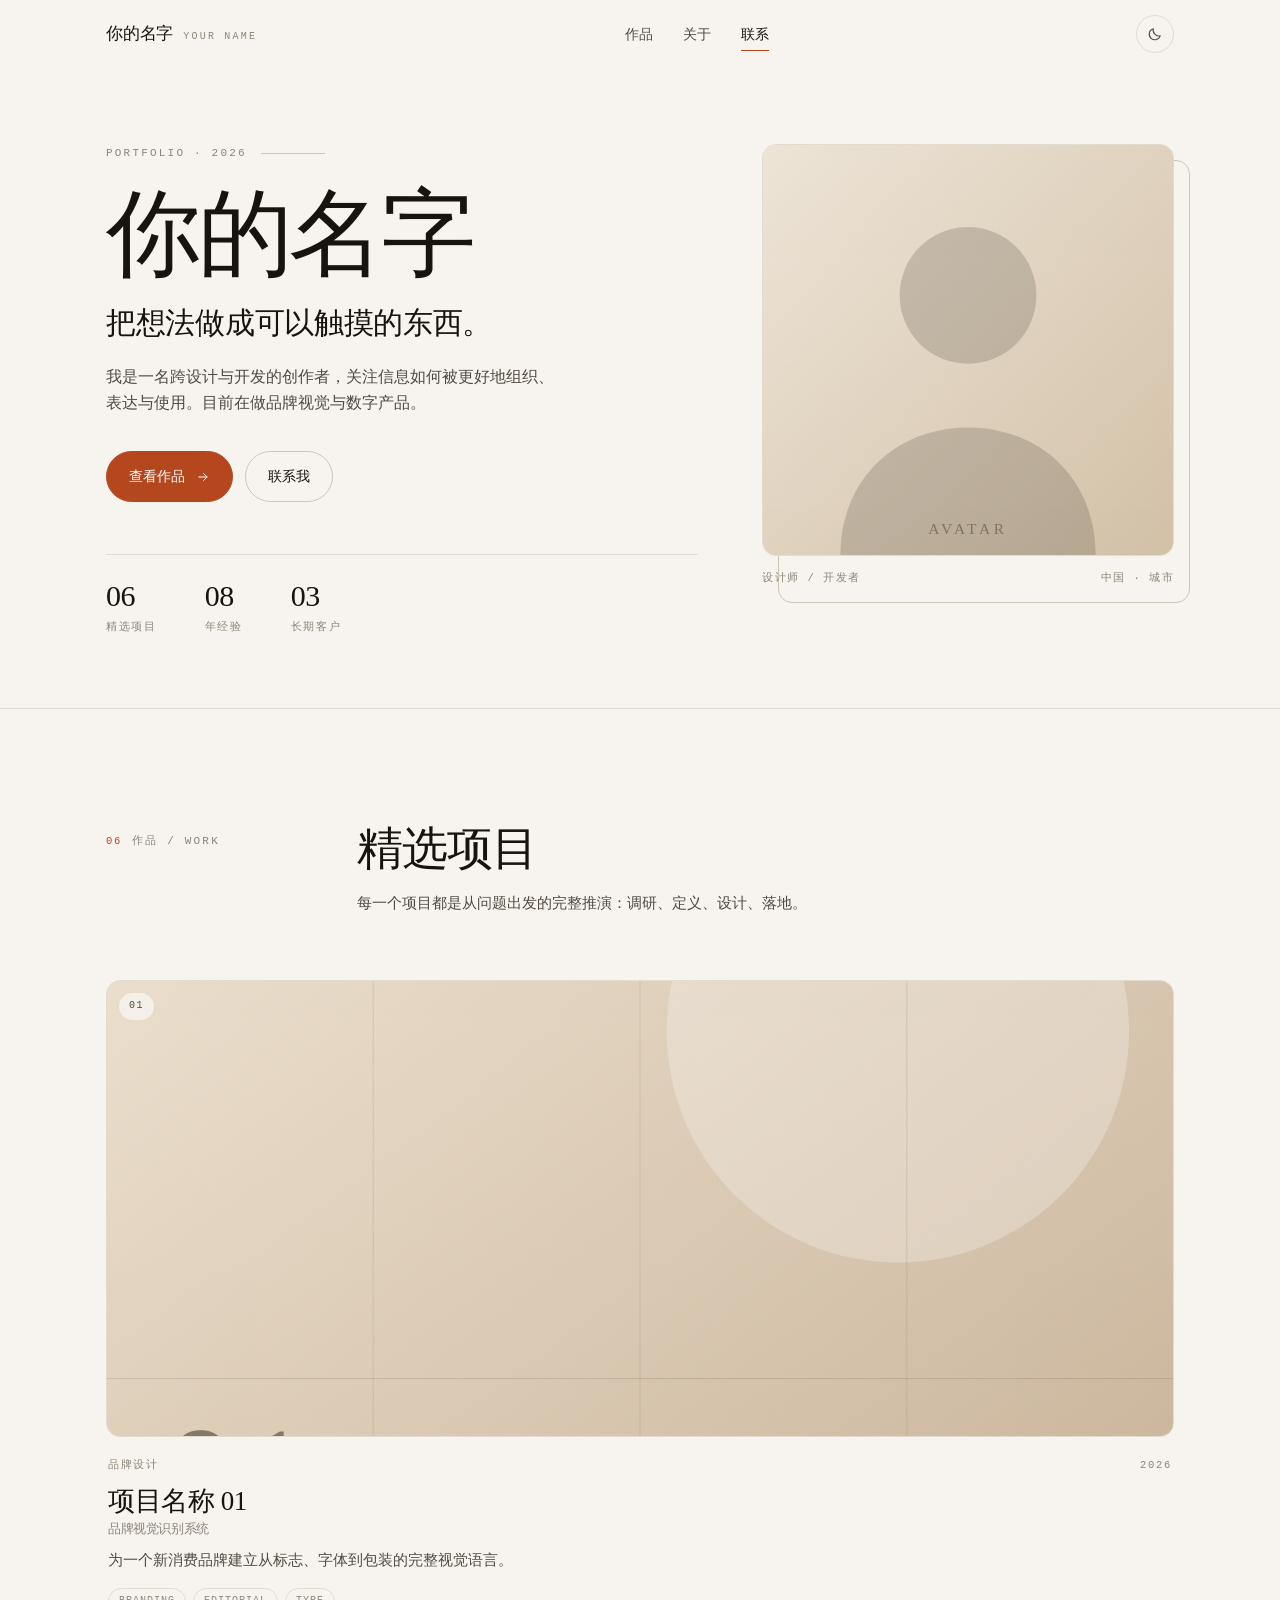
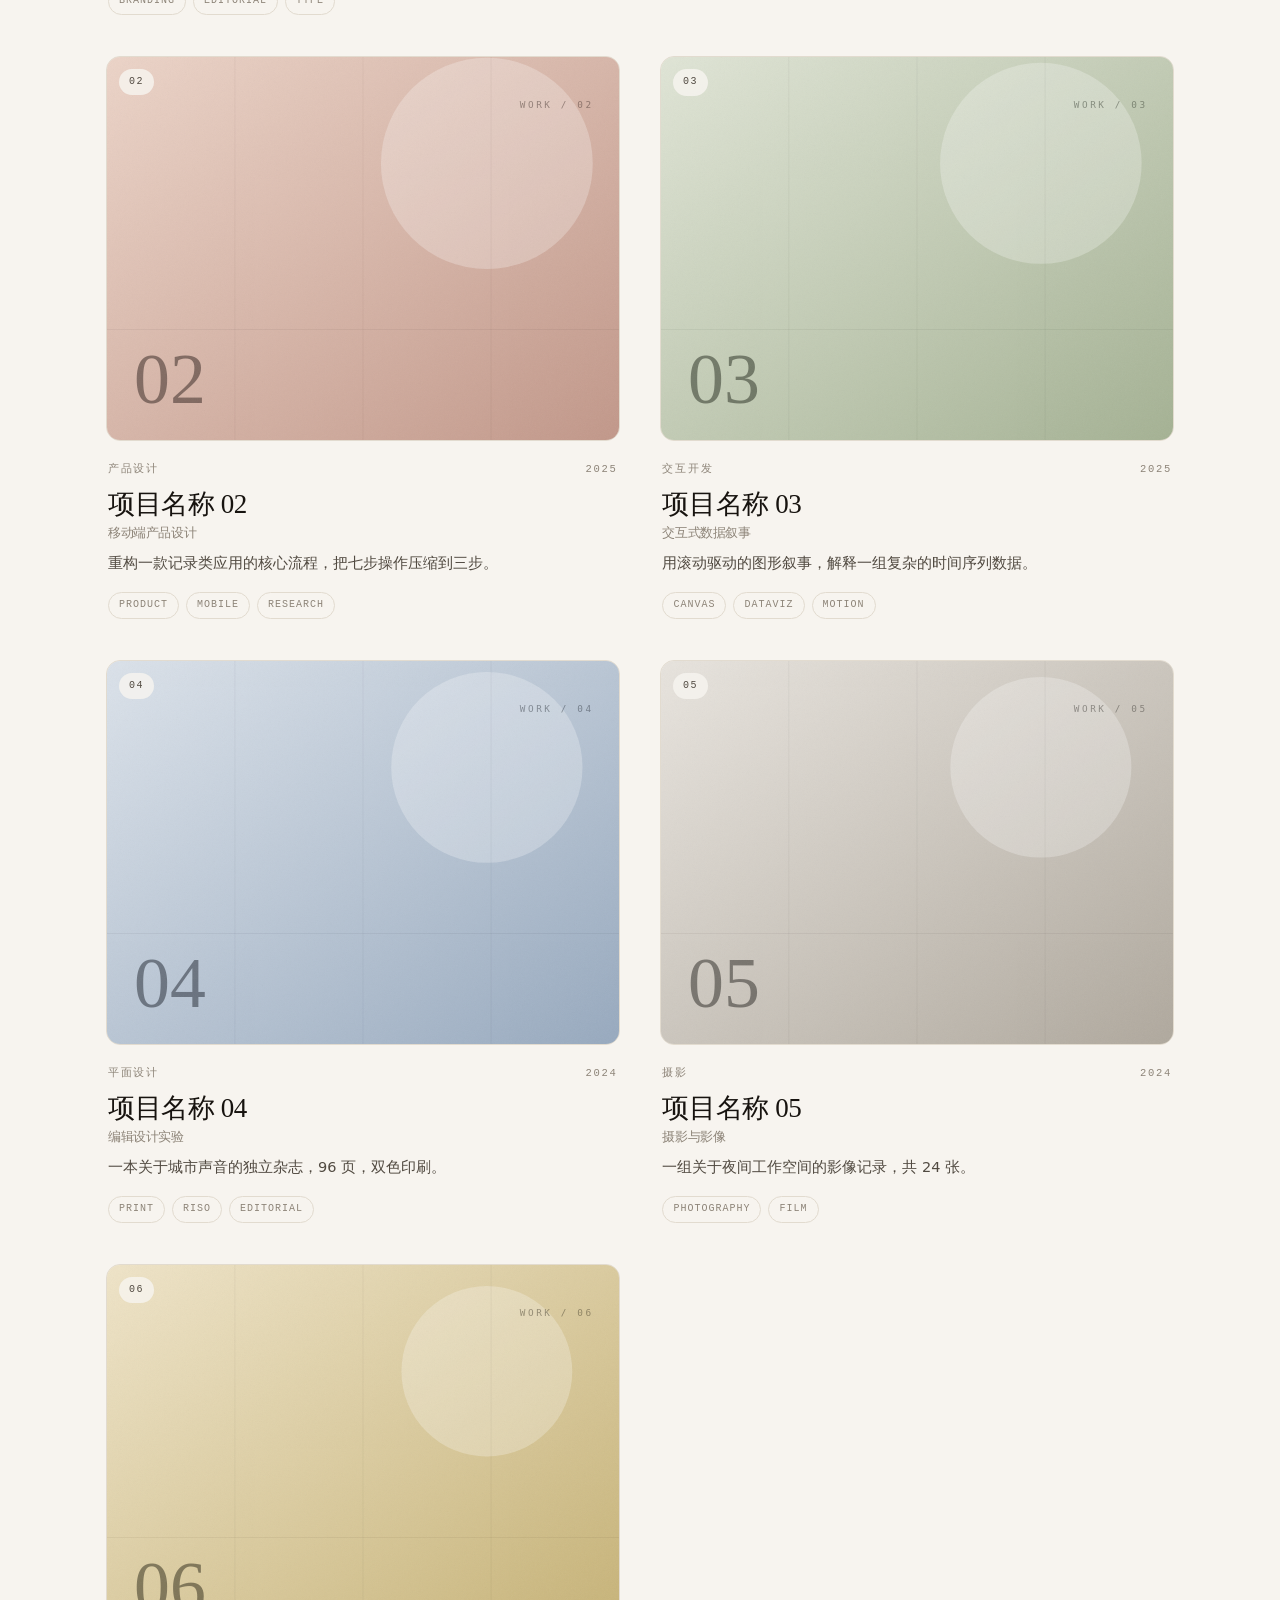
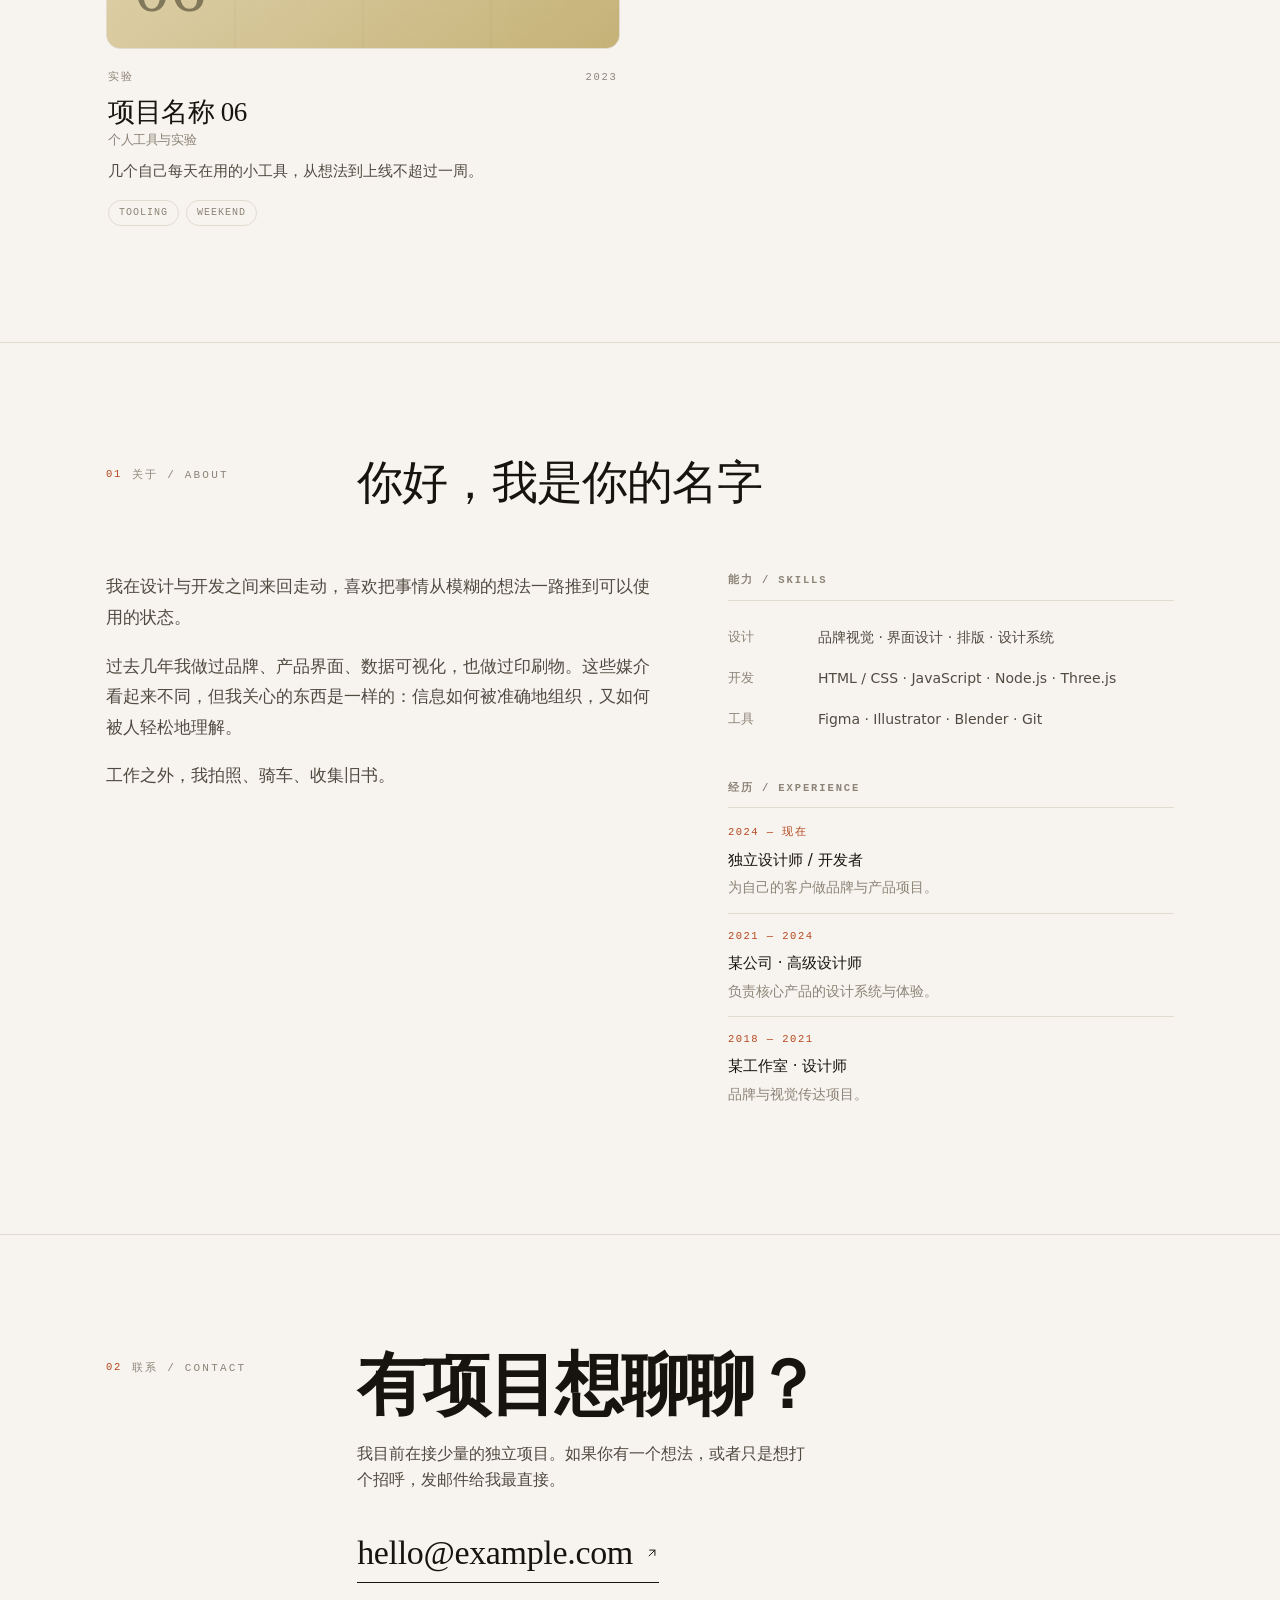
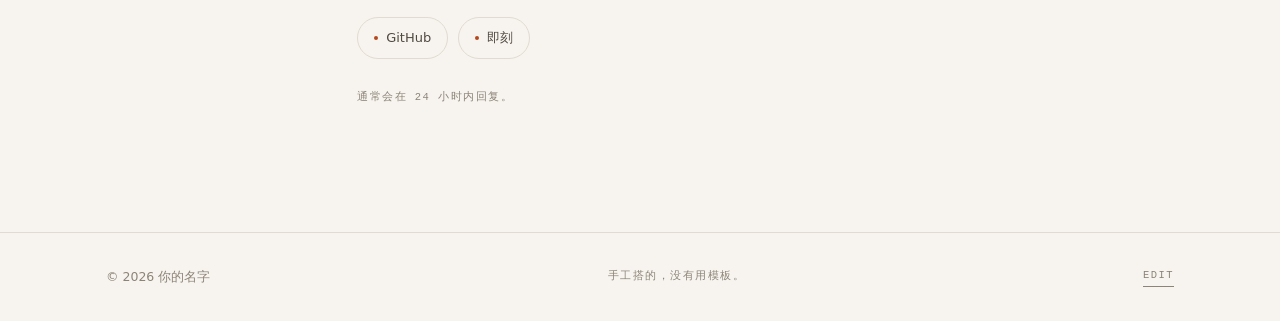
<file: index.html>
<!DOCTYPE html>
<html lang="zh-CN" data-theme="light" data-display="serif">
<head>
  <meta charset="utf-8">
  <meta name="viewport" content="width=device-width, initial-scale=1">
  <title>你的名字 — 作品集</title>
  <meta name="description" content="个人作品集：品牌、产品与交互设计。">
  <meta name="theme-color" content="#f7f4ef">
  <meta name="author" content="你的名字">

  <meta property="og:type" content="website">
  <meta property="og:title" content="你的名字 — 作品集">
  <meta property="og:description" content="个人作品集：品牌、产品与交互设计。">

  <link rel="icon" href="assets/img/favicon.svg" type="image/svg+xml">
  <link rel="stylesheet" href="assets/css/site.css">
</head>
<body id="top">

  <a class="skip" href="#work">跳到作品</a>
  <div class="nav" id="nav"></div>

  <main>
    <header class="hero" id="hero"></header>
    <section class="section" id="work" aria-label="作品"></section>
    <section class="section" id="about" aria-label="关于"></section>
    <section class="section contact-section" id="contact" aria-label="联系"></section>
  </main>

  <footer class="footer" id="footer"></footer>

  <noscript>
    <div style="padding:24px;font-family:sans-serif">
      这个页面需要启用 JavaScript 才能显示内容。
    </div>
  </noscript>

  <!-- 内容层：改这里就是改网站 -->
  <script src="assets/js/core.js"></script>
  <script src="data/content.js"></script>
  <script src="assets/js/site.js"></script>
</body>
</html>
</file>
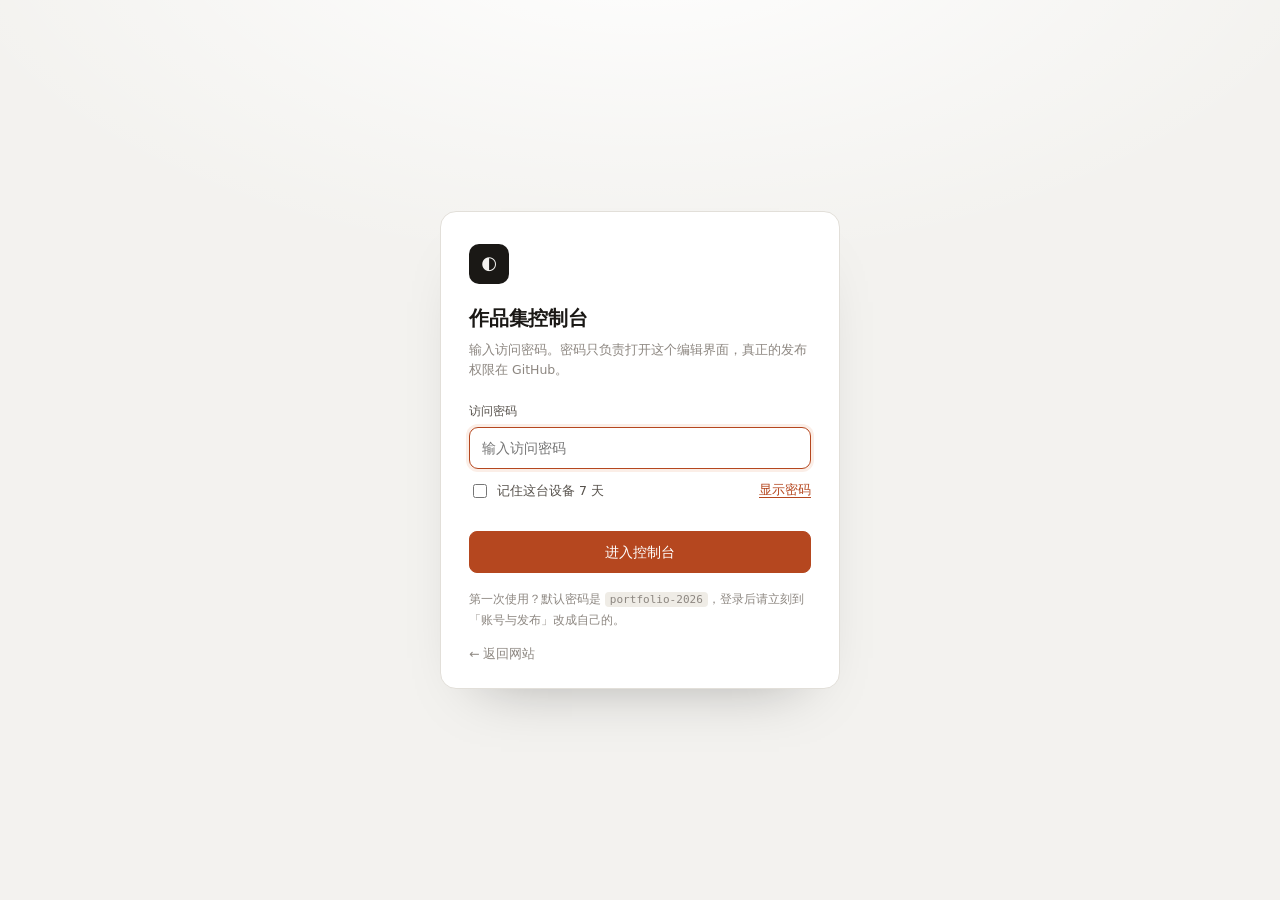
<file: admin.html>
<!DOCTYPE html>
<html lang="zh-CN">
<head>
  <meta charset="utf-8">
  <meta name="viewport" content="width=device-width, initial-scale=1">
  <meta name="robots" content="noindex, nofollow">
  <title>控制台 — 作品集</title>
  <link rel="icon" href="assets/img/favicon.svg" type="image/svg+xml">
  <link rel="stylesheet" href="assets/css/admin.css">
</head>
<body>

<!-- ============ 登录门 ============ -->
<div class="gate" id="gate">
  <form class="gate-card" id="gate-form" autocomplete="off" novalidate>
    <div class="gate-mark" aria-hidden="true">◐</div>
    <h1>作品集控制台</h1>
    <p class="gate-sub">输入访问密码。密码只负责打开这个编辑界面，真正的发布权限在 GitHub。</p>

    <label class="gate-field">
      <span>访问密码</span>
      <input type="password" id="pw" autocomplete="current-password" placeholder="输入访问密码" required>
    </label>

    <div class="gate-row">
      <label class="chk"><input type="checkbox" id="remember"> <span>记住这台设备 7 天</span></label>
      <button type="button" class="linkbtn" id="toggle-pw">显示密码</button>
    </div>

    <p class="gate-err" id="gate-err" role="alert"></p>
    <button class="btn primary block" type="submit" id="gate-submit">进入控制台</button>

    <p class="gate-hint" id="gate-hint">第一次使用？默认密码是 <code>portfolio-2026</code>，登录后请立刻到「账号与发布」改成自己的。</p>
    <a class="gate-back" href="index.html">← 返回网站</a>
  </form>
</div>

<!-- ============ 控制台 ============ -->
<div class="app" id="app" hidden>
  <header class="topbar">
    <div class="tb-left">
      <span class="mark" aria-hidden="true">◐</span>
      <b>作品集控制台</b>
      <span class="pill" id="status">已同步</span>
    </div>
    <div class="tb-right">
      <button class="btn sm ghost" id="btn-site" type="button">打开网站</button>
      <button class="btn sm ghost" id="btn-preview" type="button" aria-pressed="true">预览</button>
      <button class="btn sm" id="btn-draft" type="button">保存草稿</button>
      <button class="btn sm primary" id="btn-publish" type="button">发布</button>
    </div>
  </header>

  <div class="layout" id="layout">
    <nav class="rail" id="rail" aria-label="编辑分区"></nav>
    <main class="editor" id="editor"></main>
    <aside class="preview" id="previewPane">
      <div class="pv-bar">
        <span class="pv-title">实时预览</span>
        <div class="pv-sizes" id="pvSizes">
          <button type="button" data-size="100%" class="on">桌面</button>
          <button type="button" data-size="820px">平板</button>
          <button type="button" data-size="390px">手机</button>
        </div>
        <button type="button" class="ibtn" id="btn-reload-pv" title="重新加载预览" aria-label="重新加载预览">⟳</button>
      </div>
      <div class="pv-stage" id="pvStage">
        <div class="pv-holder" id="pvHolder">
          <iframe id="pv" src="index.html?preview=1" title="网站预览"></iframe>
        </div>
      </div>
    </aside>
  </div>
</div>

<div class="toast" id="toast" role="status" aria-live="polite"></div>

<input type="file" id="file-pick" accept="image/*" hidden>
<input type="file" id="import-pick" accept=".json,.js,application/json,text/javascript" hidden>

<script src="assets/js/core.js"></script>
<script src="data/content.js"></script>
<script src="data/auth.js"></script>
<script src="assets/js/admin.js"></script>
</body>
</html>
</file>
<file: assets/css/site.css>
/* ==========================================================================
   site.css — 作品集前台样式
   无框架、无 CDN，纯手写。改主题只需要改 root 里的变量。
   ========================================================================== */

/* ---------- 设计变量 ---------- */
:root {
  --bg: #f7f4ef;
  --bg-soft: #efeae1;
  --card: #fffdfa;
  --ink: #17130f;
  --ink-2: #514a41;
  --ink-3: #8d8478;
  --line: #e2dbcf;
  --line-strong: #cec5b6;
  --accent: #b5471f;
  --accent-fade: rgba(181, 71, 31, 0.12);
  --on-accent: #fffdfa;

  --maxw: 1180px;
  --rad: 14px;

  --sans: -apple-system, BlinkMacSystemFont, "Segoe UI", "PingFang SC",
          "Hiragino Sans GB", "Microsoft YaHei", system-ui, sans-serif;
  --serif: ui-serif, "Iowan Old Style", "Palatino Linotype", Palatino, Georgia,
           "Times New Roman", "Songti SC", "Noto Serif SC", "SimSun", serif;
  --mono: ui-monospace, SFMono-Regular, "SF Mono", Menlo, Consolas,
          "Liberation Mono", monospace;

  --font-display: var(--serif);
  --ease: cubic-bezier(0.16, 1, 0.3, 1);
}

html[data-display="sans"] { --font-display: var(--sans); }

html[data-theme="dark"] {
  --bg: #121110;
  --bg-soft: #1a1816;
  --card: #191715;
  --ink: #f4f0e9;
  --ink-2: #bdb5a9;
  --ink-3: #837b70;
  --line: #2c2926;
  --line-strong: #3d3934;
  --on-accent: #fffdfa;
}

/* ---------- 基础 ---------- */
*, *::before, *::after { box-sizing: border-box; }

html { -webkit-text-size-adjust: 100%; scroll-behavior: smooth; }

body {
  margin: 0;
  background: var(--bg);
  color: var(--ink);
  font-family: var(--sans);
  font-size: 16px;
  line-height: 1.65;
  -webkit-font-smoothing: antialiased;
  text-rendering: optimizeLegibility;
  overflow-x: hidden;
}

img { max-width: 100%; display: block; height: auto; }

a { color: inherit; text-decoration: none; }

button { font: inherit; color: inherit; background: none; border: 0; cursor: pointer; }

::selection { background: var(--accent); color: var(--on-accent); }

:focus-visible {
  outline: 2px solid var(--accent);
  outline-offset: 3px;
  border-radius: 4px;
}

.wrap {
  width: 100%;
  max-width: var(--maxw);
  margin: 0 auto;
  padding: 0 clamp(20px, 5vw, 56px);
}

.skip {
  position: absolute;
  left: -9999px;
  top: 0;
  z-index: 999;
  padding: 10px 16px;
  background: var(--ink);
  color: var(--bg);
}
.skip:focus { left: 12px; top: 12px; }

/* ---------- 通用排版元件 ---------- */
.mono {
  font-family: var(--mono);
  font-size: 11px;
  letter-spacing: 0.2em;
  text-transform: uppercase;
  color: var(--ink-3);
}

.display {
  font-family: var(--font-display);
  font-weight: 400;
  letter-spacing: -0.022em;
  line-height: 1.04;
  margin: 0;
  text-wrap: balance;
}

.h2 {
  font-size: clamp(28px, 3.6vw, 46px);
  line-height: 1.1;
}

.lede { color: var(--ink-2); }

.u-line {
  background-image: linear-gradient(currentColor, currentColor);
  background-repeat: no-repeat;
  background-size: 100% 1px;
  background-position: 0 100%;
  transition: background-size 0.5s var(--ease);
  padding-bottom: 2px;
}
.u-line:hover { background-size: 0% 1px; background-position: 100% 100%; }

/* ---------- 按钮 ---------- */
.btn {
  display: inline-flex;
  align-items: center;
  gap: 10px;
  padding: 13px 22px;
  border-radius: 999px;
  border: 1px solid var(--line-strong);
  font-size: 14px;
  letter-spacing: 0.01em;
  color: var(--ink);
  transition: background 0.3s var(--ease), border-color 0.3s var(--ease),
              color 0.3s var(--ease), transform 0.3s var(--ease);
  will-change: transform;
}
.btn:hover { border-color: var(--ink); transform: translateY(-2px); }

.btn.primary {
  background: var(--accent);
  border-color: var(--accent);
  color: var(--on-accent);
}
.btn.primary:hover { filter: brightness(1.06); }

.btn .arw { transition: transform 0.4s var(--ease); }
.btn:hover .arw { transform: translateX(3px); }

/* ---------- 导航 ---------- */
.nav {
  position: fixed;
  inset: 0 0 auto 0;
  z-index: 60;
  transition: background 0.4s var(--ease), border-color 0.4s var(--ease),
              backdrop-filter 0.4s var(--ease);
  border-bottom: 1px solid transparent;
}
.nav.is-stuck {
  background: color-mix(in srgb, var(--bg) 82%, transparent);
  -webkit-backdrop-filter: saturate(1.6) blur(14px);
  backdrop-filter: saturate(1.6) blur(14px);
  border-bottom-color: var(--line);
}

.nav-inner {
  display: flex;
  align-items: center;
  justify-content: space-between;
  gap: 24px;
  height: 68px;
}

.brand {
  display: inline-flex;
  align-items: baseline;
  gap: 10px;
  font-family: var(--font-display);
  font-size: 17px;
  letter-spacing: -0.01em;
  white-space: nowrap;
}
.brand .brand-latin {
  font-family: var(--mono);
  font-size: 10px;
  letter-spacing: 0.22em;
  color: var(--ink-3);
  text-transform: uppercase;
}

.nav-links { display: flex; align-items: center; gap: 30px; }
.nav-links a {
  position: relative;
  font-size: 13.5px;
  color: var(--ink-2);
  transition: color 0.25s;
}
.nav-links a::after {
  content: "";
  position: absolute;
  left: 0; right: 0; bottom: -6px;
  height: 1px;
  background: var(--accent);
  transform: scaleX(0);
  transform-origin: left;
  transition: transform 0.45s var(--ease);
}
.nav-links a:hover, .nav-links a.is-active { color: var(--ink); }
.nav-links a:hover::after, .nav-links a.is-active::after { transform: scaleX(1); }

.nav-acts { display: flex; align-items: center; gap: 10px; }

.icon-btn {
  width: 38px; height: 38px;
  display: grid; place-items: center;
  border: 1px solid var(--line);
  border-radius: 999px;
  color: var(--ink-2);
  transition: border-color 0.3s, color 0.3s, transform 0.4s var(--ease);
}
.icon-btn:hover { border-color: var(--line-strong); color: var(--ink); transform: rotate(-12deg); }
.icon-btn svg { width: 16px; height: 16px; }

/* ---------- Hero ---------- */
.hero {
  position: relative;
  padding: clamp(120px, 16vh, 180px) 0 clamp(56px, 8vh, 96px);
}

.hero-grid {
  display: grid;
  grid-template-columns: minmax(0, 1.18fr) minmax(0, 0.82fr);
  gap: clamp(32px, 5vw, 72px);
  align-items: start;
}

.hero-eyebrow {
  display: flex;
  align-items: center;
  gap: 14px;
  margin-bottom: 26px;
}
.hero-eyebrow::after {
  content: "";
  flex: 0 0 64px;
  height: 1px;
  background: var(--line-strong);
}

.hero-name {
  font-size: clamp(44px, 7.4vw, 96px);
  line-height: 0.98;
  letter-spacing: -0.035em;
}

.hero-statement {
  margin: 22px 0 0;
  font-family: var(--font-display);
  font-size: clamp(20px, 2.4vw, 30px);
  line-height: 1.35;
  letter-spacing: -0.01em;
  color: var(--ink);
  max-width: 26ch;
  text-wrap: balance;
}

.hero-sub {
  margin: 22px 0 0;
  max-width: 46ch;
  color: var(--ink-2);
  font-size: 15.5px;
}

.hero-cta { display: flex; flex-wrap: wrap; gap: 12px; margin-top: 34px; }

.stats {
  display: flex;
  flex-wrap: wrap;
  gap: clamp(24px, 4vw, 48px);
  margin: 52px 0 0;
  padding: 26px 0 0;
  border-top: 1px solid var(--line);
  list-style: none;
}
.stat .stat-v {
  display: block;
  font-family: var(--font-display);
  font-size: 30px;
  line-height: 1;
  letter-spacing: -0.02em;
}
.stat .stat-l {
  display: block;
  margin-top: 8px;
  font-family: var(--mono);
  font-size: 10.5px;
  letter-spacing: 0.16em;
  text-transform: uppercase;
  color: var(--ink-3);
}

.portrait { position: relative; margin: 0; }
.portrait::before {
  content: "";
  position: absolute;
  inset: 16px -16px -16px 16px;
  border: 1px solid var(--line-strong);
  border-radius: var(--rad);
  z-index: 0;
}
.portrait img {
  position: relative;
  z-index: 1;
  width: 100%;
  aspect-ratio: 1 / 1;
  object-fit: cover;
  border-radius: var(--rad);
  background: var(--bg-soft);
  border: 1px solid var(--line);
}
.portrait figcaption {
  position: relative;
  z-index: 1;
  display: flex;
  justify-content: space-between;
  gap: 12px;
  margin-top: 14px;
  font-family: var(--mono);
  font-size: 10.5px;
  letter-spacing: 0.14em;
  text-transform: uppercase;
  color: var(--ink-3);
}

/* ---------- 区块骨架 ---------- */
.section { padding: clamp(64px, 9vw, 120px) 0; border-top: 1px solid var(--line); }

.section, .hero { scroll-margin-top: 84px; }

.section-head {
  display: grid;
  grid-template-columns: 200px minmax(0, 1fr);
  gap: clamp(20px, 4vw, 56px);
  align-items: start;
  margin-bottom: clamp(36px, 5vw, 64px);
}
.section-head .h2 { max-width: 20ch; }
.section-desc {
  margin: 16px 0 0;
  max-width: 52ch;
  color: var(--ink-2);
  font-size: 15px;
}
.section-label { display: flex; align-items: center; gap: 10px; padding-top: 8px; }
.section-label i {
  font-style: normal;
  font-family: var(--mono);
  font-size: 10.5px;
  letter-spacing: 0.16em;
  color: var(--accent);
}

/* ---------- 作品卡片 ---------- */
.work-grid {
  display: grid;
  grid-template-columns: repeat(2, minmax(0, 1fr));
  gap: clamp(24px, 3.2vw, 44px);
}

.card {
  position: relative;
  display: flex;
  flex-direction: column;
  cursor: pointer;
  border-radius: var(--rad);
  transition: transform 0.6s var(--ease);
}
.card:hover { transform: translateY(-4px); }

.card.featured { grid-column: 1 / -1; }

.card-media {
  position: relative;
  overflow: hidden;
  border-radius: var(--rad);
  background: var(--bg-soft);
  border: 1px solid var(--line);
  aspect-ratio: 4 / 3;
}
.card.featured .card-media { aspect-ratio: 21 / 9; }
.card-media img {
  width: 100%; height: 100%;
  object-fit: cover;
  transform: scale(1.001);
  transition: transform 1s var(--ease), filter 0.6s var(--ease);
}
.card:hover .card-media img { transform: scale(1.045); }

.card-idx {
  position: absolute;
  top: 12px; left: 12px;
  z-index: 2;                 /* 图片带 transform 会按文档顺序压在徽标之上，必须抬层 */
  padding: 5px 10px;
  border-radius: 999px;
  background: rgba(255, 253, 250, 0.72);
  background: color-mix(in srgb, var(--bg) 82%, transparent);
  -webkit-backdrop-filter: blur(6px);
  backdrop-filter: blur(6px);
  font-family: var(--mono);
  font-size: 10px;
  letter-spacing: 0.16em;
  color: var(--ink-2);
}

.card-body { padding: 20px 2px 0; }

.card-meta {
  display: flex;
  align-items: center;
  justify-content: space-between;
  gap: 12px;
  font-family: var(--mono);
  font-size: 10.5px;
  letter-spacing: 0.16em;
  text-transform: uppercase;
  color: var(--ink-3);
}

.card-title {
  margin: 10px 0 0;
  font-family: var(--font-display);
  font-weight: 400;
  font-size: clamp(21px, 2.2vw, 27px);
  line-height: 1.2;
  letter-spacing: -0.015em;
}
.card-sub {
  display: block;
  margin-top: 4px;
  font-size: 13px;
  color: var(--ink-3);
}

.card-sum {
  margin: 12px 0 0;
  color: var(--ink-2);
  font-size: 14.5px;
  max-width: 46ch;
}

.tags { display: flex; flex-wrap: wrap; gap: 7px; margin-top: 16px; }
.tag {
  padding: 4px 10px;
  border: 1px solid var(--line);
  border-radius: 999px;
  font-family: var(--mono);
  font-size: 10px;
  letter-spacing: 0.1em;
  text-transform: uppercase;
  color: var(--ink-3);
}

/* ---------- 关于 ---------- */
.about-grid {
  display: grid;
  grid-template-columns: minmax(0, 1.1fr) minmax(0, 0.9fr);
  gap: clamp(32px, 6vw, 88px);
  align-items: start;
}

.prose { color: var(--ink-2); font-size: 16.5px; line-height: 1.85; max-width: 56ch; }
.prose p { margin: 0 0 1.1em; }
.prose p:last-child { margin-bottom: 0; }
.prose ul { margin: 0 0 1.1em; padding-left: 1.1em; }
.prose li { margin-bottom: 0.35em; }

.about-side .block + .block { margin-top: 40px; }
.block-title {
  font-family: var(--mono);
  font-size: 10.5px;
  letter-spacing: 0.18em;
  text-transform: uppercase;
  color: var(--ink-3);
  margin: 0 0 16px;
  padding-bottom: 10px;
  border-bottom: 1px solid var(--line);
}

.skill-group { display: grid; grid-template-columns: 76px minmax(0, 1fr); gap: 14px; padding: 9px 0; }
.skill-group .g { font-size: 13px; color: var(--ink-3); }
.skill-group .i { font-size: 14px; color: var(--ink-2); }

.timeline { list-style: none; margin: 0; padding: 0; }
.tl-item { padding: 14px 0; border-bottom: 1px solid var(--line); }
.tl-item:first-child { padding-top: 0; }
.tl-item:last-child { border-bottom: 0; }
.tl-year { font-family: var(--mono); font-size: 10.5px; letter-spacing: 0.14em; color: var(--accent); }
.tl-title { margin: 6px 0 0; font-size: 15px; }
.tl-desc { margin: 4px 0 0; font-size: 13.5px; color: var(--ink-3); }

/* ---------- 联系 ---------- */
.contact-section { border-top: 1px solid var(--line); }
.contact-grid {
  display: grid;
  grid-template-columns: 200px minmax(0, 1fr);
  gap: clamp(20px, 4vw, 56px);
  align-items: start;
}
.contact-body { max-width: 720px; }
.contact-heading {
  font-family: var(--font-display);
  font-size: clamp(34px, 5.4vw, 68px);
  line-height: 1.02;
  letter-spacing: -0.03em;
  margin: 0;
}
.contact-text { margin: 22px 0 0; color: var(--ink-2); max-width: 46ch; font-size: 15.5px; }

.mail-link {
  display: inline-flex;
  align-items: center;
  gap: 12px;
  margin-top: 32px;
  font-family: var(--font-display);
  font-size: clamp(20px, 3vw, 34px);
  letter-spacing: -0.01em;
  word-break: break-all;
}
.mail-link .arw { transition: transform 0.4s var(--ease); }
.mail-link:hover .arw { transform: translate(3px, -3px); }

.socials { display: flex; flex-wrap: wrap; gap: 10px; margin-top: 34px; }
.social {
  display: inline-flex;
  align-items: center;
  gap: 8px;
  padding: 9px 16px;
  border: 1px solid var(--line);
  border-radius: 999px;
  font-size: 13px;
  color: var(--ink-2);
  transition: border-color 0.3s, color 0.3s, transform 0.4s var(--ease);
}
.social:hover { border-color: var(--ink); color: var(--ink); transform: translateY(-2px); }
.social .dot { width: 4px; height: 4px; border-radius: 50%; background: var(--accent); }

.contact-note {
  margin-top: 30px;
  font-family: var(--mono);
  font-size: 10.5px;
  letter-spacing: 0.14em;
  text-transform: uppercase;
  color: var(--ink-3);
}

/* ---------- 页脚 ---------- */
.footer {
  border-top: 1px solid var(--line);
  padding: 34px 0;
}
.footer-inner {
  display: flex;
  flex-wrap: wrap;
  align-items: center;
  justify-content: space-between;
  gap: 14px;
  font-size: 12.5px;
  color: var(--ink-3);
}
.footer-inner .foot-note { font-family: var(--mono); font-size: 10.5px; letter-spacing: 0.14em; text-transform: uppercase; }

/* ---------- 项目详情（弹层） ---------- */
.modal {
  position: fixed;
  inset: 0;
  z-index: 120;
  display: grid;
  place-items: center;
  padding: clamp(12px, 3vw, 40px);
  background: color-mix(in srgb, var(--ink) 42%, transparent);
  -webkit-backdrop-filter: blur(10px);
  backdrop-filter: blur(10px);
  opacity: 0;
  visibility: hidden;
  transition: opacity 0.35s var(--ease), visibility 0.35s;
}
.modal.is-open { opacity: 1; visibility: visible; }

.modal-panel {
  position: relative;
  width: min(920px, 100%);
  max-height: 100%;
  overflow-y: auto;
  overscroll-behavior: contain;
  background: var(--card);
  border: 1px solid var(--line);
  border-radius: 18px;
  box-shadow: 0 50px 90px -40px rgba(0, 0, 0, 0.5);
  transform: translateY(20px) scale(0.99);
  opacity: 0;
  transition: transform 0.5s var(--ease), opacity 0.4s var(--ease);
}
.modal-panel:focus { outline: none; }
.modal.is-open .modal-panel { transform: none; opacity: 1; }

.modal-media {
  aspect-ratio: 16 / 8;
  overflow: hidden;
  background: var(--bg-soft);
  border-bottom: 1px solid var(--line);
  border-radius: 18px 18px 0 0;
}
.modal-media img { width: 100%; height: 100%; object-fit: cover; }

.modal-body { padding: clamp(24px, 4vw, 46px); }
.modal-meta {
  display: flex; gap: 14px;
  font-family: var(--mono);
  font-size: 10.5px;
  letter-spacing: 0.16em;
  text-transform: uppercase;
  color: var(--ink-3);
}
.modal-title {
  margin: 12px 0 0;
  font-family: var(--font-display);
  font-weight: 400;
  font-size: clamp(26px, 4vw, 40px);
  line-height: 1.1;
  letter-spacing: -0.02em;
}
.modal-lede { margin: 14px 0 0; font-size: 17px; color: var(--ink-2); }
.modal-body .prose { margin-top: 26px; }
.modal-links { display: flex; flex-wrap: wrap; gap: 10px; margin-top: 26px; }

.modal-close {
  position: absolute;
  top: 14px; right: 14px;
  width: 40px; height: 40px;
  display: grid; place-items: center;
  border-radius: 999px;
  background: color-mix(in srgb, var(--bg) 85%, transparent);
  -webkit-backdrop-filter: blur(8px);
  backdrop-filter: blur(8px);
  border: 1px solid var(--line);
  color: var(--ink);
  z-index: 2;
  transition: transform 0.35s var(--ease), background 0.3s;
}
.modal-close:hover { transform: rotate(90deg); }
.modal-close svg { width: 15px; height: 15px; }

body.is-locked { overflow: hidden; }

/* ---------- 入场动效 ---------- */
.reveal {
  opacity: 0;
  transform: translateY(16px);
  transition: opacity 0.9s var(--ease), transform 0.9s var(--ease);
}
.reveal.is-in { opacity: 1; transform: none; }

@media (prefers-reduced-motion: reduce) {
  html { scroll-behavior: auto; }
  .reveal { opacity: 1; transform: none; transition: none; }
  *, *::before, *::after { animation-duration: 0.001ms !important; transition-duration: 0.001ms !important; }
}

/* ---------- 响应式 ---------- */
@media (max-width: 900px) {
  .hero-grid { grid-template-columns: 1fr; gap: 44px; }
  .portrait { max-width: 340px; }
  .section-head { grid-template-columns: 1fr; gap: 18px; }
  .section-label { padding-top: 0; }
  .about-grid { grid-template-columns: 1fr; }
  .contact-grid { grid-template-columns: 1fr; }
  .work-grid { grid-template-columns: 1fr; }
  .card.featured .card-media { aspect-ratio: 4 / 3; }
  .nav-links { display: none; }
  .stats { gap: 28px; }
}

@media (max-width: 560px) {
  .hero { padding-top: 104px; }
  .stats { padding-top: 20px; }
  .portrait figcaption { flex-direction: column; gap: 4px; }
  .portrait::before { display: none; }   /* 窄屏去掉错位的描边框，避免溢出 */
  .modal-media { aspect-ratio: 4 / 3; }
}
</file>
<file: assets/css/admin.css>
/* ==========================================================================
   admin.css — 控制台界面
   ========================================================================== */
:root {
  --bg: #f3f2ef;
  --panel: #fff;
  --panel-2: #faf9f7;
  --ink: #1a1815;
  --ink-2: #57524c;
  --ink-3: #8d8781;
  --line: #e2dfd9;
  --line-2: #d3cfc7;
  --accent: #b5471f;
  --accent-soft: #fbeee7;
  --ok: #1c7a4f;
  --warn: #9a6412;
  --danger: #b3261e;
  --sans: -apple-system, BlinkMacSystemFont, "Segoe UI", "PingFang SC",
          "Microsoft YaHei", system-ui, sans-serif;
  --mono: ui-monospace, SFMono-Regular, "SF Mono", Menlo, Consolas, monospace;
  --rad: 10px;
  --top-h: 56px;
}

* { box-sizing: border-box; }

html, body { height: 100%; }

body {
  margin: 0;
  background: var(--bg);
  color: var(--ink);
  font: 14px/1.6 var(--sans);
  -webkit-font-smoothing: antialiased;
}

h1, h2, h3, p, ul { margin: 0; }
ul { padding: 0; list-style: none; }
code { font-family: var(--mono); font-size: 0.92em; background: #efece6; padding: 1px 5px; border-radius: 4px; }

:focus-visible { outline: 2px solid var(--accent); outline-offset: 2px; border-radius: 4px; }

[hidden] { display: none !important; }

/* ---------------- 按钮 ---------------- */
.btn {
  display: inline-flex;
  align-items: center;
  justify-content: center;
  gap: 6px;
  height: 34px;
  padding: 0 14px;
  border-radius: 8px;
  border: 1px solid var(--line-2);
  background: var(--panel);
  color: var(--ink);
  font: 500 13px/1 var(--sans);
  cursor: pointer;
  transition: background 0.16s, border-color 0.16s, transform 0.12s, opacity 0.16s;
  white-space: nowrap;
}
.btn:hover { border-color: var(--ink-3); }
.btn:active { transform: translateY(1px); }
.btn[disabled] { opacity: 0.55; cursor: default; transform: none; }

.btn.primary { background: var(--accent); border-color: var(--accent); color: #fff; }
.btn.primary:hover { filter: brightness(1.07); }

.btn.ghost { background: transparent; }
.btn.block { width: 100%; height: 42px; font-size: 14px; }
.btn.xs { height: 27px; padding: 0 10px; font-size: 12px; border-radius: 7px; }
.btn.danger { color: var(--danger); border-color: #e6c9c6; }
.btn.danger:hover { background: #fbeeed; }

.ibtn {
  width: 26px; height: 26px;
  display: grid; place-items: center;
  border: 1px solid transparent;
  border-radius: 6px;
  background: transparent;
  color: var(--ink-3);
  font: 13px/1 var(--mono);
  cursor: pointer;
  transition: background 0.16s, color 0.16s, border-color 0.16s;
}
.ibtn:hover { background: #efece6; color: var(--ink); border-color: var(--line); }
.ibtn.danger:hover { background: #fbeeed; color: var(--danger); border-color: #e6c9c6; }

.linkbtn {
  border: 0; background: none; padding: 0;
  color: var(--accent);
  font: 500 12.5px var(--sans);
  cursor: pointer;
  text-decoration: underline;
  text-underline-offset: 3px;
}

/* ---------------- 登录门 ---------------- */
.gate {
  position: fixed;
  inset: 0;
  z-index: 100;
  display: grid;
  place-items: center;
  padding: 24px;
  background:
    radial-gradient(1200px 600px at 50% -10%, #ffffff 0%, transparent 60%),
    var(--bg);
}

.gate-card {
  width: min(400px, 100%);
  background: var(--panel);
  border: 1px solid var(--line);
  border-radius: 16px;
  padding: 32px 28px 24px;
  box-shadow: 0 30px 60px -40px rgba(0, 0, 0, 0.35);
}

.gate-mark {
  width: 40px; height: 40px;
  display: grid; place-items: center;
  border-radius: 10px;
  background: var(--ink);
  color: #f3f2ef;
  font-size: 18px;
  margin-bottom: 18px;
}

.gate-card h1 { font-size: 20px; letter-spacing: -0.01em; }

.gate-sub { margin-top: 6px; color: var(--ink-3); font-size: 12.5px; line-height: 1.6; }

.gate-field { display: block; margin-top: 22px; }
.gate-field span { display: block; font-size: 12px; color: var(--ink-2); margin-bottom: 6px; }
.gate-field input {
  width: 100%;
  height: 42px;
  padding: 0 12px;
  border: 1px solid var(--line-2);
  border-radius: 9px;
  background: var(--panel-2);
  color: var(--ink);
  font: 14px var(--sans);
}
.gate-field input:focus { outline: none; border-color: var(--accent); background: #fff; box-shadow: 0 0 0 3px var(--accent-soft); }

.gate-row { display: flex; align-items: center; justify-content: space-between; margin-top: 12px; }

.chk { display: inline-flex; align-items: center; gap: 7px; font-size: 12.5px; color: var(--ink-2); cursor: pointer; }
.chk input { accent-color: var(--accent); width: 14px; height: 14px; }

.gate-err { min-height: 18px; margin: 10px 0 2px; color: var(--danger); font-size: 12.5px; }

.gate-hint { margin-top: 16px; font-size: 12px; color: var(--ink-3); line-height: 1.7; }

.gate-back { display: inline-block; margin-top: 14px; font-size: 12.5px; color: var(--ink-3); text-decoration: none; }
.gate-back:hover { color: var(--ink); }

.gate.is-shake .gate-card { animation: shake 0.4s; }
@keyframes shake {
  0%, 100% { transform: translateX(0); }
  20% { transform: translateX(-7px); }
  40% { transform: translateX(6px); }
  60% { transform: translateX(-4px); }
  80% { transform: translateX(3px); }
}

/* ---------------- 顶栏 ---------------- */
.app { height: 100%; display: flex; flex-direction: column; }

.topbar {
  flex: 0 0 var(--top-h);
  height: var(--top-h);
  display: flex;
  align-items: center;
  justify-content: space-between;
  gap: 16px;
  padding: 0 14px;
  background: var(--panel);
  border-bottom: 1px solid var(--line);
  z-index: 20;
}

.tb-left { display: flex; align-items: center; gap: 10px; min-width: 0; }
.tb-left .mark {
  width: 26px; height: 26px;
  display: grid; place-items: center;
  border-radius: 7px;
  background: var(--ink);
  color: #f3f2ef;
  font-size: 12px;
}
.tb-left b { font-size: 13.5px; font-weight: 600; white-space: nowrap; }

.pill {
  font: 11px/1 var(--mono);
  letter-spacing: 0.04em;
  padding: 6px 9px;
  border-radius: 999px;
  background: #eef3ef;
  color: var(--ok);
  border: 1px solid #d8e5dc;
  white-space: nowrap;
}
.pill.dirty { background: #fdf4e6; color: var(--warn); border-color: #efdfc4; }
.pill.off { background: #f2f1ee; color: var(--ink-3); border-color: var(--line); }

.tb-right { display: flex; align-items: center; gap: 8px; }

/* ---------------- 三栏布局 ---------------- */
.layout {
  flex: 1;
  min-height: 0;
  display: grid;
  grid-template-columns: 188px minmax(360px, 1fr) minmax(0, 1.02fr);
}

body.no-preview .layout { grid-template-columns: 188px minmax(0, 1fr); }
body.no-preview .preview { display: none; }

.rail {
  border-right: 1px solid var(--line);
  background: var(--panel);
  padding: 14px 10px;
  overflow: auto;
}

.rail-item {
  display: flex;
  align-items: center;
  gap: 9px;
  width: 100%;
  padding: 9px 10px;
  margin-bottom: 2px;
  border: 0;
  border-radius: 8px;
  background: transparent;
  color: var(--ink-2);
  font: 13px var(--sans);
  text-align: left;
  cursor: pointer;
  transition: background 0.15s, color 0.15s;
}
.rail-item:hover { background: var(--panel-2); color: var(--ink); }
.rail-item.on { background: var(--accent-soft); color: var(--accent); font-weight: 600; }
.rail-item .no {
  font: 10px var(--mono);
  color: var(--ink-3);
  min-width: 15px;
}
.rail-item.on .no { color: var(--accent); }

.rail-sep { height: 1px; background: var(--line); margin: 10px 6px; }

/* ---------------- 编辑器 ---------------- */
.editor {
  overflow: auto;
  padding: 22px clamp(16px, 2.4vw, 34px) 120px;
  background: var(--bg);
}

.sec-head { margin-bottom: 22px; }
.sec-head h2 { font-size: 19px; font-weight: 600; letter-spacing: -0.01em; }
.sec-head p { margin-top: 5px; color: var(--ink-3); font-size: 12.5px; max-width: 60ch; }

.card {
  background: var(--panel);
  border: 1px solid var(--line);
  border-radius: var(--rad);
  padding: 18px;
  margin-bottom: 14px;
}
.card > h3 {
  font-size: 12px;
  font-weight: 600;
  letter-spacing: 0.08em;
  text-transform: uppercase;
  color: var(--ink-3);
  margin-bottom: 14px;
}

.f { display: grid; grid-template-columns: 108px minmax(0, 1fr); gap: 12px; align-items: start; padding: 7px 0; }
.f > .fl { font-size: 12.5px; color: var(--ink-2); padding-top: 9px; }
.f > .fl em { display: block; font-style: normal; font-size: 11px; color: var(--ink-3); margin-top: 2px; }
.f > .fc { min-width: 0; }
.f.wide { grid-template-columns: 1fr; gap: 6px; }
.f.wide > .fl { padding-top: 0; }

.fld {
  width: 100%;
  min-height: 36px;
  padding: 7px 11px;
  border: 1px solid var(--line-2);
  border-radius: 8px;
  background: var(--panel-2);
  color: var(--ink);
  font: 13.5px/1.6 var(--sans);
  transition: border-color 0.15s, background 0.15s, box-shadow 0.15s;
}
textarea.fld { resize: vertical; min-height: 76px; }
.fld:focus {
  outline: none;
  border-color: var(--accent);
  background: #fff;
  box-shadow: 0 0 0 3px var(--accent-soft);
}
.fld::placeholder { color: #b4afa8; }

select.fld { height: 36px; padding: 0 8px; }
input[type="color"].fld { height: 36px; padding: 3px; cursor: pointer; }
.fld[type="checkbox"] { width: 16px; height: 16px; min-height: 0; accent-color: var(--accent); }

.hint { font-size: 11.5px; color: var(--ink-3); margin-top: 5px; line-height: 1.6; }

/* 图片字段 */
.imgf { display: flex; gap: 12px; align-items: flex-start; }
.imgf .prev {
  flex: 0 0 96px;
  width: 96px; height: 72px;
  border-radius: 8px;
  border: 1px dashed var(--line-2);
  background: var(--panel-2);
  display: grid;
  place-items: center;
  overflow: hidden;
  font-size: 11px;
  color: var(--ink-3);
}
.imgf .prev img { width: 100%; height: 100%; object-fit: cover; }
.imgf .acts { display: flex; flex-direction: column; gap: 6px; min-width: 0; }
.imgf .acts .row { display: flex; gap: 6px; flex-wrap: wrap; }
.imgf .url { font: 12px var(--mono); color: var(--ink-3); word-break: break-all; }

/* 列表 */
.list { margin-top: 6px; }
.list-head { display: flex; align-items: center; justify-content: space-between; gap: 12px; padding: 10px 0 8px; }
.list-t { font-size: 12px; font-weight: 600; letter-spacing: 0.06em; text-transform: uppercase; color: var(--ink-3); }

.item {
  position: relative;
  border: 1px solid var(--line);
  border-radius: 9px;
  background: var(--panel);
  margin-bottom: 9px;
  overflow: hidden;
}
.item-head {
  display: flex;
  align-items: center;
  gap: 8px;
  padding: 6px 8px 6px 12px;
  background: var(--panel-2);
  border-bottom: 1px solid var(--line);
}
.item-head .t {
  flex: 1;
  min-width: 0;
  font: 500 12.5px var(--sans);
  color: var(--ink-2);
  overflow: hidden;
  text-overflow: ellipsis;
  white-space: nowrap;
}
.item-toggle {
  display: flex;
  align-items: center;
  gap: 8px;
  flex: 1;
  min-width: 0;
  padding: 4px 0;
  border: 0;
  background: none;
  text-align: left;
  cursor: pointer;
}
.item-toggle .t { color: var(--ink); }
.item-tools { display: flex; gap: 1px; flex: 0 0 auto; margin-left: auto; }
.item-head .chev { font: 10px var(--mono); color: var(--ink-3); transition: transform 0.2s; }
.item.collapsed .item-head { border-bottom-color: transparent; }
.item.collapsed .chev { transform: rotate(-90deg); }
.item-body { padding: 6px 12px 12px; }
.item.collapsed .item-body { display: none; }

.items .row { display: grid; grid-template-columns: 1fr 1.4fr; gap: 8px; }

.stars { display: flex; gap: 6px; flex-wrap: wrap; margin-top: 8px; }
.swatch {
  width: 26px; height: 26px;
  border-radius: 7px;
  border: 1px solid rgba(0, 0, 0, 0.12);
  cursor: pointer;
  padding: 0;
}
.swatch.on { box-shadow: 0 0 0 2px var(--panel), 0 0 0 4px var(--ink); }

.empty { padding: 18px; text-align: center; color: var(--ink-3); font-size: 12.5px; border: 1px dashed var(--line-2); border-radius: 9px; }

/* 提示条 */
.banner {
  display: flex;
  align-items: center;
  gap: 10px;
  flex-wrap: wrap;
  padding: 11px 14px;
  margin-bottom: 14px;
  border-radius: 9px;
  background: #fdf4e6;
  border: 1px solid #efdfc4;
  color: var(--warn);
  font-size: 12.5px;
}
.banner .grow { flex: 1; min-width: 120px; }

.note {
  padding: 11px 14px;
  border-radius: 9px;
  background: var(--panel-2);
  border: 1px solid var(--line);
  font-size: 12px;
  color: var(--ink-3);
  line-height: 1.75;
}
.note b { color: var(--ink-2); }
.note ol { margin: 6px 0 0; padding-left: 18px; }
.note li { margin-bottom: 3px; }

/* ---------------- 预览 ---------------- */
.preview {
  display: flex;
  flex-direction: column;
  min-width: 0;
  border-left: 1px solid var(--line);
  background: #e9e7e2;
}

.pv-bar {
  flex: 0 0 42px;
  height: 42px;
  display: flex;
  align-items: center;
  gap: 10px;
  padding: 0 10px;
  border-bottom: 1px solid var(--line);
  background: var(--panel);
}
.pv-title { font-size: 11.5px; color: var(--ink-3); letter-spacing: 0.06em; text-transform: uppercase; }
.pv-sizes { margin-left: auto; display: flex; gap: 2px; background: var(--panel-2); border: 1px solid var(--line); border-radius: 7px; padding: 2px; }
.pv-sizes button {
  border: 0; background: transparent;
  height: 22px; padding: 0 8px;
  border-radius: 5px;
  font: 11.5px var(--sans);
  color: var(--ink-3);
  cursor: pointer;
}
.pv-sizes button.on { background: var(--panel); color: var(--ink); box-shadow: 0 1px 3px rgba(0, 0, 0, 0.09); }

.pv-stage {
  flex: 1;
  min-height: 0;
  position: relative;
  overflow: hidden;
  padding: 12px;
}

.pv-holder {
  position: absolute;
  top: 12px;
  left: 12px;
  transform-origin: top left;
  transition: transform 0.22s ease;
  will-change: transform;
}

.pv-holder iframe {
  display: block;
  width: 100%;
  height: 100%;
  border: 0;
  border-radius: 8px;
  background: #fff;
  box-shadow: 0 8px 26px -14px rgba(0, 0, 0, 0.4);
}

/* ---------------- 提示 ---------------- */
.toast {
  position: fixed;
  left: 50%;
  bottom: 26px;
  transform: translate(-50%, 20px);
  z-index: 200;
  max-width: min(520px, calc(100vw - 32px));
  padding: 11px 18px;
  border-radius: 10px;
  background: var(--ink);
  color: #f6f4f1;
  font-size: 13px;
  line-height: 1.5;
  box-shadow: 0 16px 40px -18px rgba(0, 0, 0, 0.6);
  opacity: 0;
  pointer-events: none;
  transition: opacity 0.25s, transform 0.25s;
}
.toast.on { opacity: 1; transform: translate(-50%, 0); }
.toast.err { background: var(--danger); }
.toast.ok { background: var(--ok); }

/* ---------------- 响应式 ---------------- */
@media (max-width: 1180px) {
  .layout { grid-template-columns: 168px minmax(0, 1fr); }
  .preview { display: none; }
  body.show-preview .layout { grid-template-columns: 168px minmax(0, 1fr); }
  body.show-preview .preview {
    display: flex;
    position: fixed;
    inset: var(--top-h) 0 0 0;
    z-index: 30;
  }
}

@media (max-width: 720px) {
  .topbar { padding: 0 10px; }
  .tb-left b { display: none; }
  .tb-right .btn { padding: 0 10px; font-size: 12px; }
  .layout { grid-template-columns: 1fr; grid-template-rows: auto 1fr; }
  .rail {
    display: flex;
    gap: 6px;
    overflow-x: auto;
    border-right: 0;
    border-bottom: 1px solid var(--line);
    padding: 8px;
  }
  .rail-item { width: auto; white-space: nowrap; margin: 0; }
  .rail-item .no { display: none; }
  .rail-sep { display: none; }
  .f { grid-template-columns: 1fr; gap: 5px; }
  .f > .fl { padding-top: 0; }
  .editor { padding: 14px 12px 90px; }
  .items .row { grid-template-columns: 1fr; }
}
</file>
